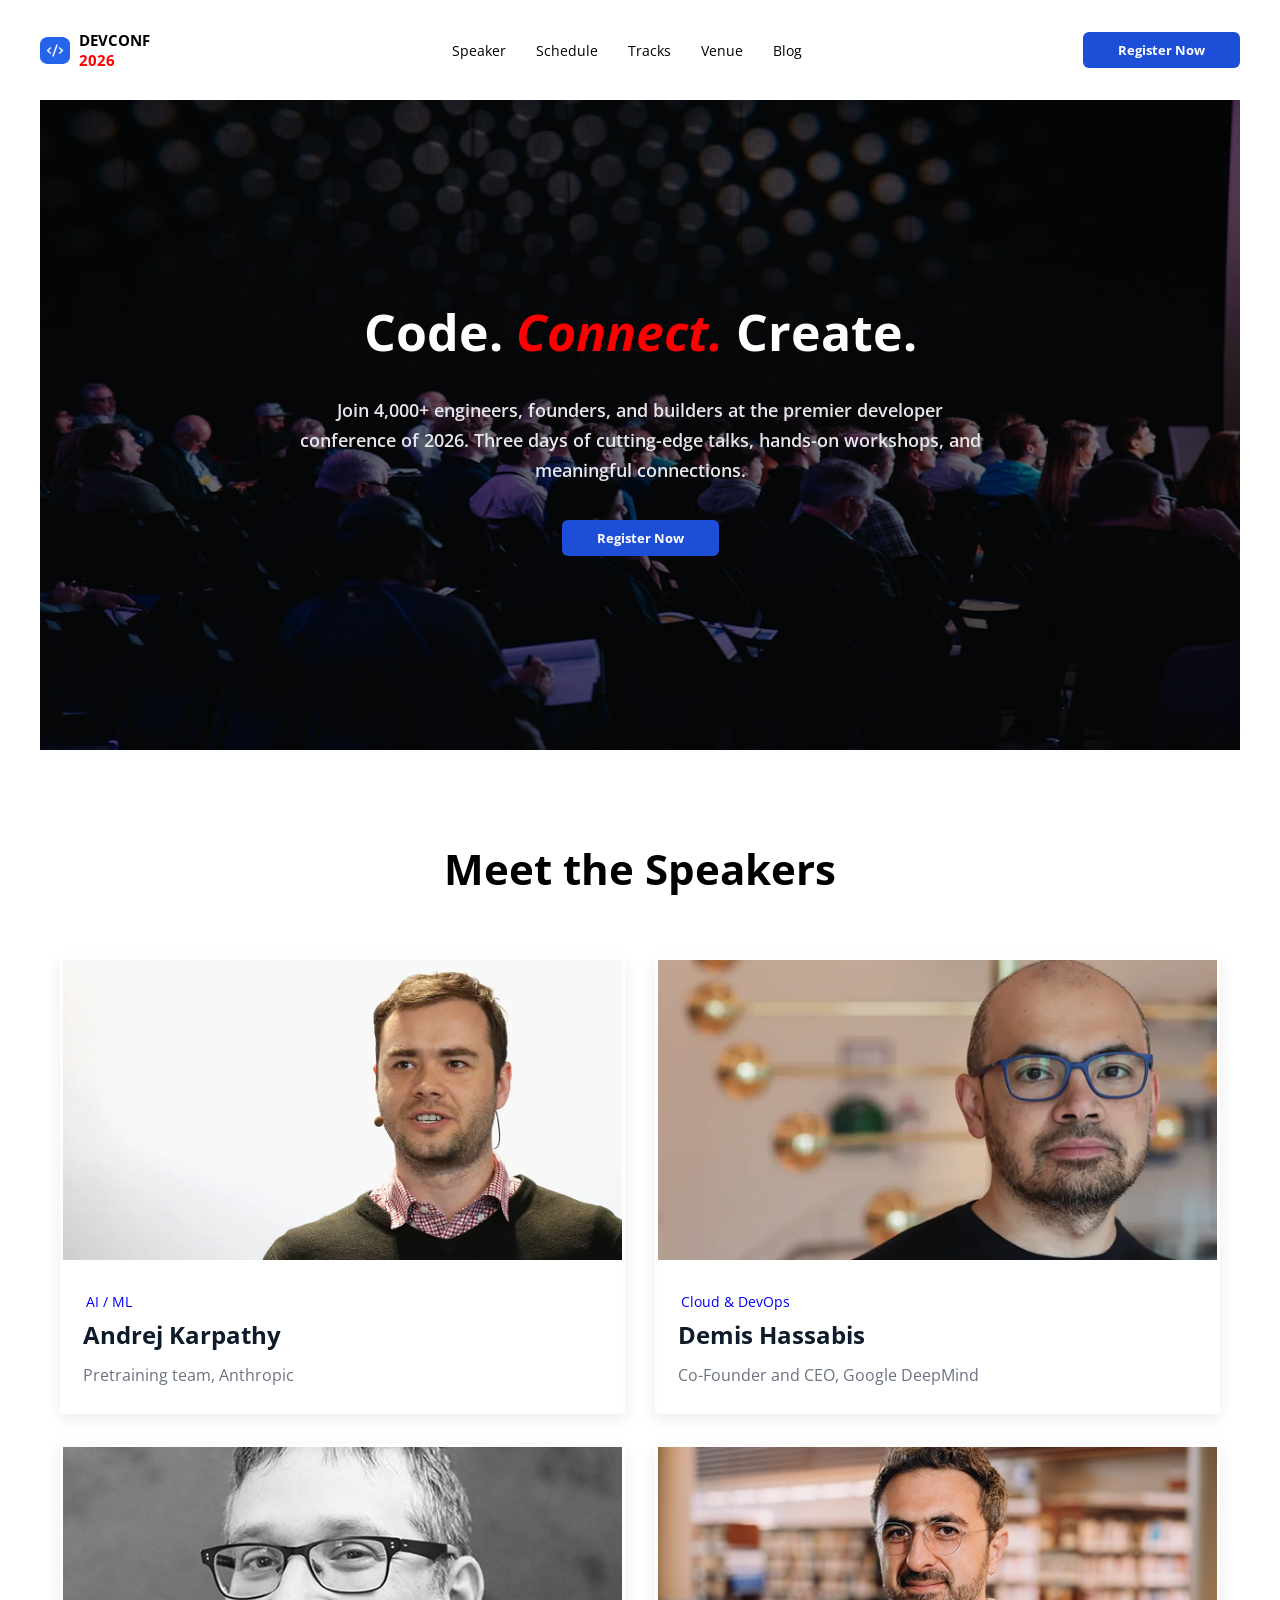
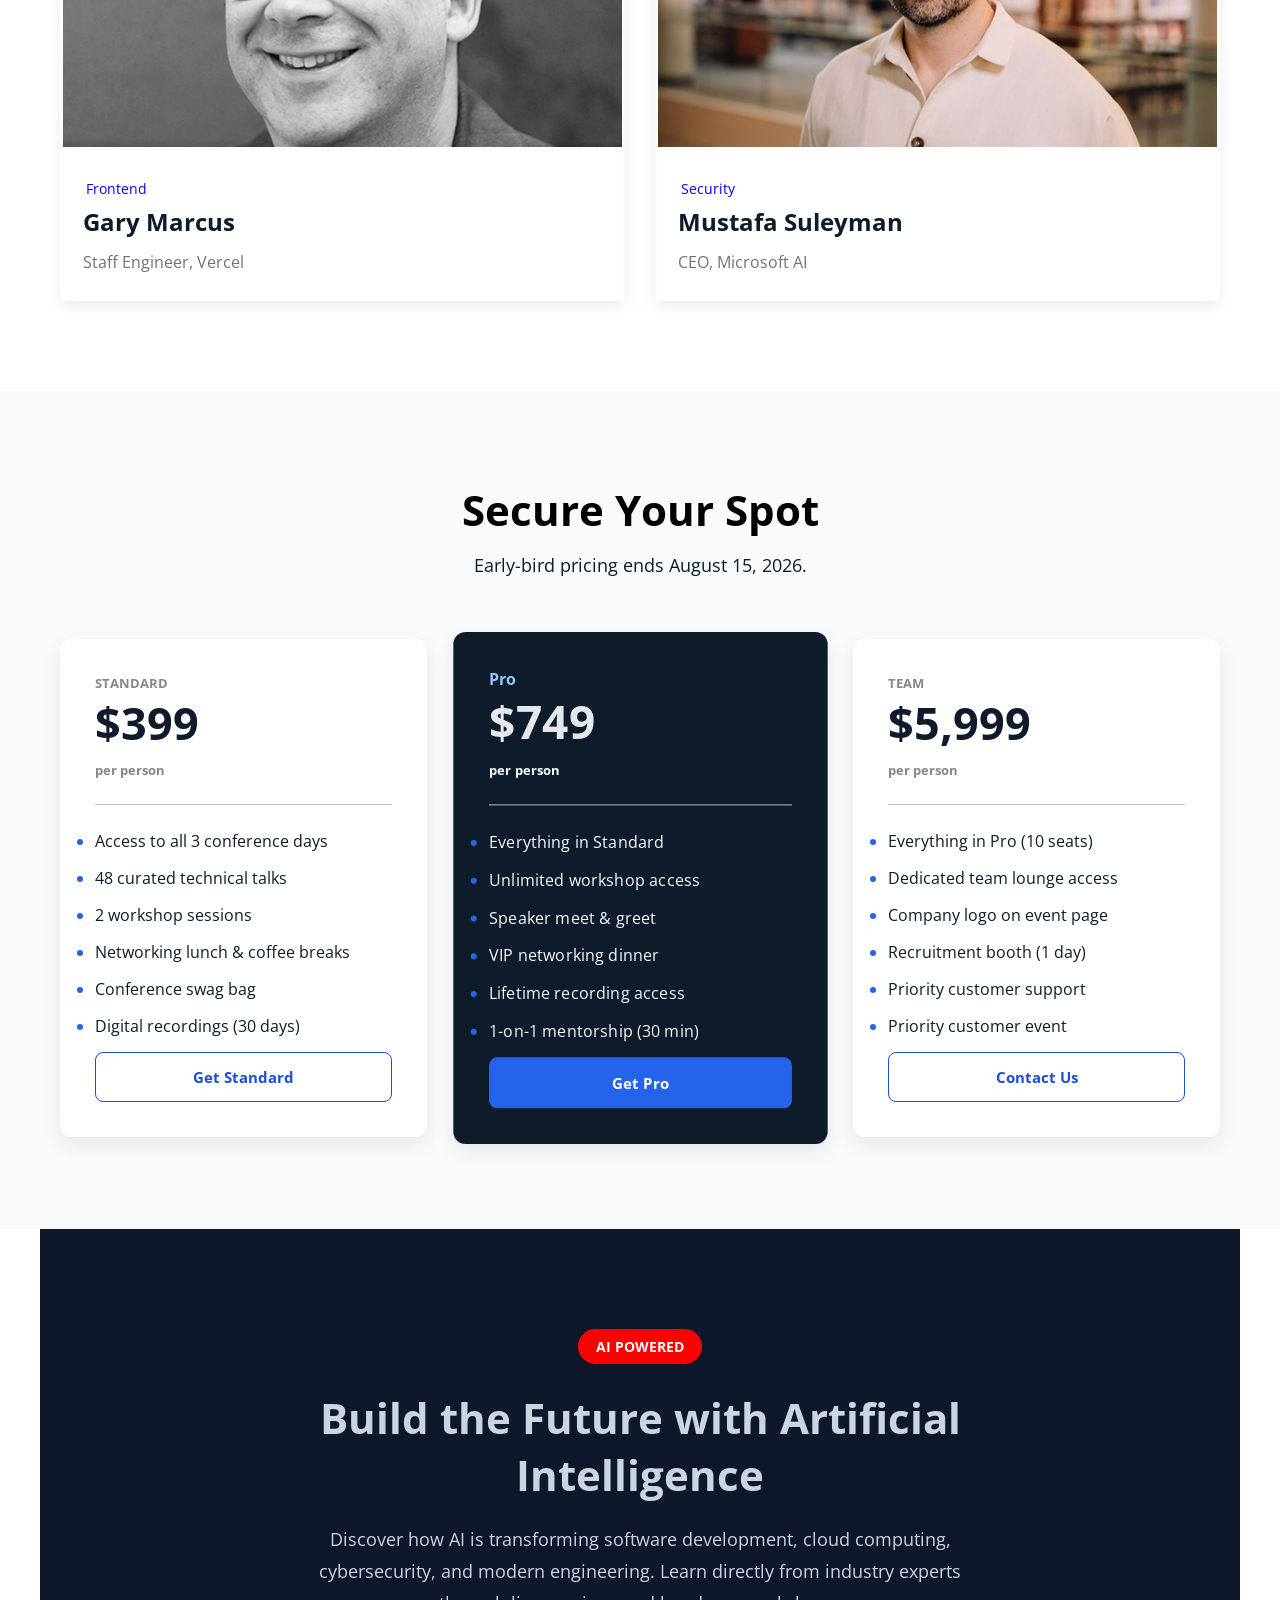
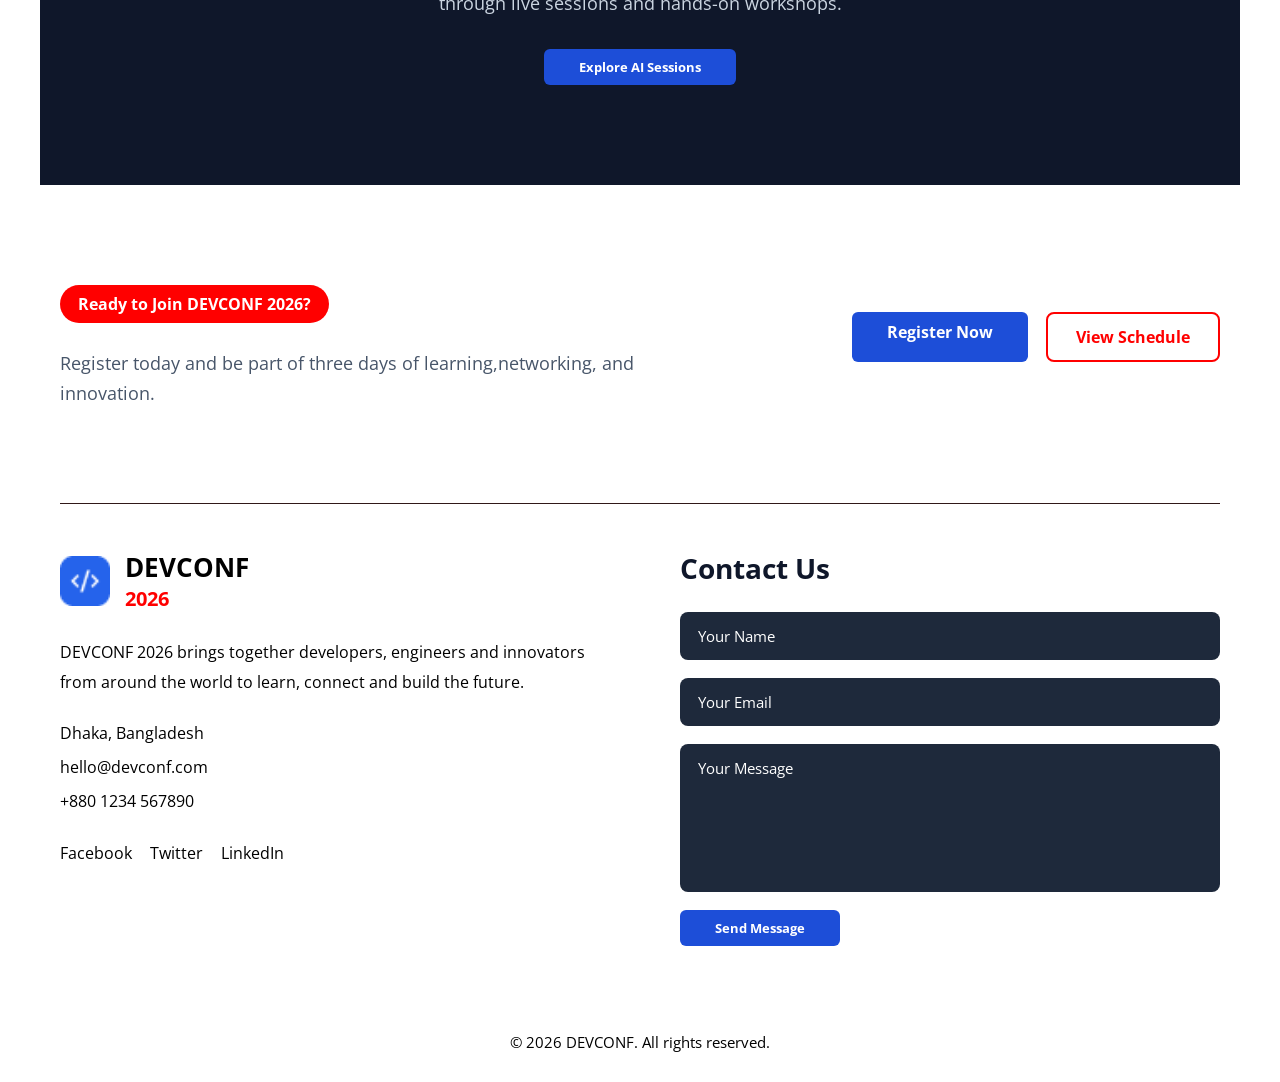
<file: index.html>
<!DOCTYPE html>
<html lang="en">

<head>
    <meta charset="UTF-8">
    <meta name="viewport" content="width=device-width, initial-scale=1.0">
    <title>DEVCONF 2026</title>
    <link rel="stylesheet" href="style.css">
    <!-- google fonts add  -->
    <link rel="preconnect" href="https://fonts.googleapis.com">
    <link rel="preconnect" href="https://fonts.gstatic.com" crossorigin>
    <link href="https://fonts.googleapis.com/css2?family=Open+Sans:ital,wght@0,300..800;1,300..800&display=swap"rel="stylesheet">

</head>

<body>
    <!--navbar start  -->
    <header>
      <nav class="nav-parent">
         <div class="container">

             <!-- logo section start -->
              <div class="logo">
                    <img src="./icons/logo-mini.png" alt="logo-mini">
                      <!-- logo content -->
                    <div class="logo-c">
                        <h2>DEVCONF</h2>
                        <h4>2026</h4>
                    </div>
                </div>

                <!-- main menu start  -->
                  <div class="main-menu">
                    <ul>
                        <li><a href="#">Speaker</a></li>
                        <li><a href="#">Schedule</a></li>
                        <li><a href="#">Tracks</a></li>
                        <li><a href="#">Venue</a></li>
                        <li><a href="#">Blog</a></li>
                    </ul>
                </div>
                 <!-- nav manu end -->

                   
                <div>
                   <button class="common-btn">
                        Register Now
                   </button>
                </div>
            </div>
        </nav>
        <!-- Navbar End -->
    </header>
    

    <!-- Hero Section Start -->

    <section class="hero-parent-root">

        <div class="container">

            <div class="hero-content">

                <h1>
                    Code.
                    <em>Connect.</em>
                    Create.
                </h1>

                <p>
                    Join 4,000+ engineers, founders, and builders at the premier developer conference of 2026. Three
                    days of cutting-edge talks, hands-on workshops, and meaningful connections.
                </p>

                <button class="common-btn hero-btn">
                    Register Now
                </button>

            </div>

        </div>

    </section>
    <!-- Hero Section end -->

    <!--Meet the Speakers Section start  -->

    <section class="container-about-speakers">

        <div class="container">

            <h1>Meet the Speakers</h1>

            <div class="speakers-box-parent">



                <!-- Speaker Cards -->

                <div class="speaker-card">

                    <img src="./images/speaker1.png" alt="Speaker 1">

                    <span>AI / ML</span>

                    <h3>Andrej Karpathy</h3>

                    <p>Pretraining team, Anthropic</p>

                </div>

                <div class="speaker-card">

                    <img src="./images/speaker2.png" alt="Speaker 2">

                    <span>Cloud & DevOps</span>

                    <h3>Demis Hassabis</h3>

                    <p>Co-Founder and CEO, Google DeepMind</p>

                </div>

                <!-- Speaker Card 3 -->

                <div class="speaker-card">

                    <img src="./images/speaker3.png" alt="Speaker 3">

                    <span>Frontend</span>

                    <h3>Gary Marcus</h3>

                    <p>Staff Engineer, Vercel</p>

                </div>


                <!-- Speaker Card 4 -->

                <div class="speaker-card">

                    <img src="./images/speaker4.png" alt="Speaker 4">

                    <span>Security</span>

                    <h3>Mustafa Suleyman</h3>

                    <p>CEO, Microsoft AI</p>



                </div>

            </div>
        </div>
    </section>

    <!-- Speakers Section end  -->

    <!-- pricing section start -->

    <section class="container-pricing-section">

        <div class="container">

            <div class="pricing-box-content">

                <h1>Secure Your Spot</h1>
                <p>Early-bird pricing ends August 15, 2026.</p>

            </div>

            <!-- Card 1 -->

            <div class="pricing-box-container">

                <div class="pricing-card">

                    <h5>STANDARD</h5>
                    <h2>$399</h2>
                    <h6>per person</h6>

                    <hr>
                    <ul>
                        <li>Access to all 3 conference days</li>
                        <li>48 curated technical talks</li>
                        <li>2 workshop sessions</li>
                        <li>Networking lunch & coffee breaks</li>
                        <li>Conference swag bag</li>
                        <li>Digital recordings (30 days)</li>
                    </ul>

                    <button>Get Standard</button>

                </div>

                <!-- card 2 -->
                <div class="pricing-card pricing-card-pro ">

                    <h5>Pro</h5>
                    <h2>$749</h2>
                    <h6>per person</h6>

                    <hr>
                    <ul>
                        <li>Everything in Standard</li>
                        <li>Unlimited workshop access</li>
                        <li> Speaker meet & greet</li>
                        <li>VIP networking dinner</li>
                        <li>Lifetime recording access</li>
                        <li>1-on-1 mentorship (30 min)</li>
                    </ul>

                    <button>Get Pro</button>

                </div>


                <!--  card 3 -->

                <div class="pricing-card">

                    <h5>TEAM</h5>
                    <h2>$5,999</h2>
                    <h6>per person</h6>

                    <hr>
                    <ul>
                        <li>Everything in Pro (10 seats)</li>
                        <li>Dedicated team lounge access</li>
                        <li>Company logo on event page</li>
                        <li>Recruitment booth (1 day)</li>
                        <li>Priority customer support</li>
                        <li>Priority customer event</li>

                    </ul>

                    <button>Contact Us</button>

                </div>

            </div>


        </div>
    </section>
    <!-- pricing section end  -->
    <!-- ai section start  -->
    <section class="container-ai-section">
    
        <div class="container">
    
            <div class="ai-content">
    
                <span> AI POWERED</span>
    
                <h2>Build the Future with Artificial Intelligence</h2>
    
                <p>
                    Discover how AI is transforming software development,
                    cloud computing, cybersecurity, and modern engineering.
                    Learn directly from industry experts through live sessions
                    and hands-on workshops.
                </p>
    
                <button class="common-btn">
                    Explore AI Sessions
                </button>
    
            </div>
    
        </div>
    
    </section>
    <!-- ai section end -->

    <!-- Footer section Start -->

    <footer class="footer">

        <div class="container">

            <!-- Top part-->

            <div class="footer-top">

                <div class="footer-top-content">

                    <span>Ready to Join DEVCONF 2026?</span>

                    <p>
                        Register today and be part of three days of learning,networking, and innovation.
                    </p>

                </div>

                <div class="footer-top-button">

                    <a href="#" class="common-btn">
                        Register Now
                    </a>

                    <a href="#" class="outline-btn">
                        View Schedule
                    </a>

                </div>

            </div>

            <hr>

            <!-- Contact Footer -->

            <div class="footer-contact">

                <!-- Left -->

                <div class="footer-left">

                    <div class="footer-logo">

                        <img src="./icons/logo-mini.png" alt="logo">

                        <div>

                            <h3>DEVCONF</h3>

                            <span>2026</span>

                        </div>

                    </div>

                    <p>

                        DEVCONF 2026 brings together developers,
                        engineers and innovators from around the world to learn, connect and build the future.

                    </p>

                    <ul class="footer-info">

                        <li> Dhaka, Bangladesh</li>

                        <li>hello@devconf.com</li>

                        <li> +880 1234 567890</li>

                    </ul>

                    <div class="social-icon">

                        <a href="#">Facebook</a>

                        <a href="#">Twitter</a>

                        <a href="#">LinkedIn</a>

                    </div>

                </div>

                <!-- Right -->

                <div class="footer-right">

                    <h3>Contact Us</h3>

                    <form>

                        <input type="text" placeholder="Your Name">

                        <input type="email" placeholder="Your Email">

                        <textarea rows="6" placeholder="Your Message"></textarea>

                        <button class="common-btn">

                            Send Message

                        </button>

                    </form>

                </div>

            </div>

            <div class="copyright">

                © 2026 DEVCONF. All rights reserved.

            </div>

        </div>

    </footer>

</body>

</html>
</file>
<file: style.css>
/* reset css */
    /* for the page  */
    * {
        margin: 0;
        padding: 0;
        box-sizing: border-box;
        font-family: "Open Sans", sans-serif;
    }

    img {
        max-width: 100%;
    }

    /* common style  */
    .common-btn {
        background-color: #1D4ED8;
        color: #FFFFFF;
        padding: 9px 35px;
        font-weight: bold;
        border-radius: 6px;
        border: none;
        cursor: pointer;
        transition: 0.5s;

    }


    .common-btn:hover {
        background-color: red;
        transform: translateY(-2px)scale(1.05);
    }

    .container {
        max-width: 1200px;
        width: 100%;
        margin: 0 auto;
        padding: 0 20px;
    }

    /* Navbar start  */
    .nav-parent {
        padding: 15px 0;

    }


    .nav-parent .container {

        display: flex;
        justify-content: space-between;
        align-items: center;
        padding: 15px 0px;
        /* margin: 0 auto; */
    }

    /* logo */
    .logo {
        display: flex;
        align-items: center;
        font-size: 10px;
        gap: 9px;
        margin-right: 20px;
    }

    .logo img {
        width: 30px;
        height: 27px;
    }

    .logo-c h2,
    .logo-c h4 {
        margin: 0;
    }

    .logo-c h4 {

        color: red;
        margin: 0;
        font-size: 15px;
    }

    /* main menu */
    .main-menu {
        flex: 1;
        display: flex;
        justify-content: center;
    }

    nav ul {

        display: flex;
        list-style: none;
        gap: 30px;
        /* align-items: center; */
        font-size: 14px;
        font-weight: 400;
    }

    ul li a {
        text-decoration: none;
        color: black;
        transition: 0.3s;
    }

    ul li a:hover {
        color: red;

    }

    /* nav end */


    /* hero section start  */
    .hero-parent-root {

        display: flex;
        height: 600px;
        background-image: linear-gradient(rgba(0, 0, 0, 0.55), rgba(0, 0, 0, 0.55)), url('./images/banner.jpg');
        /* background-size: cover; */
        background-size: 1200px 650px;
        background-repeat: no-repeat;
        background-position: center center;
        position: relative;
        align-items: center;
        justify-content: center;
        min-height: 650px;

    }

    .hero-parent-root .container {
        width: 100%;
        display: flex;
        justify-content: center;
        align-items: center;

        margin: 0 auto;
        padding: 0 20px;

    }

    .hero-content {

        font-size: 20px;
        font-weight: 700;
        margin: 0 auto;
        color: white;
        text-align: center;
        max-width: 700px;

    }

    .hero-content h1 {
        font-size: 50px;
        font-weight: 700;
        line-height: 75px;
        margin-bottom: 25px;
    }

    .hero-content em {
        color: white;
        font-style: italic;
        color: red;
    }

    .hero-content p {

        font-size: 18px;
        font-weight: 600;
        line-height: 30px;
        color: #E5E7EB;
        margin: 25px auto 35px;
        text-align: center;
        max-width: 700px;
    }

    /* hero section end  */
    /* Meet the Speakers Section start */

    .container-about-speakers {
        padding: 90px 0;
        background-color: white;

    }

    /* section head */

    .container-about-speakers h1 {
        text-align: center;
        font-size: 42px;
        font-weight: 700;
        color: black;
        margin-bottom: 60px;
    }

    /* card-container   */
    .speakers-box-parent {
        display: grid;
        grid-template-columns: repeat(2, 1fr);
        gap: 30px;
    }

    /* card box */
    .speaker-card {
        background-color: white;
        text-align: left;
        padding-bottom: 25px;
        box-shadow: 0 5px 15px rgba(0, 0, 0, .08);
        border: 3px solid rgb(255, 253, 253);
        transition: 0.5s;
    }

    /* speaker hover */
    .speaker-card:hover {

        transform: translateY(-2px)scale(1.03);
        box-shadow: 0 15px 35px rgba(0, 0, 0, 0.15);
    }

    /* speaker img  */
    .speaker-card img {
        width: 100%;
        height: 300px;
        object-fit: cover;
    }

    /* span blue content  */
    .speaker-card span {
        display: inline-block;
        margin-top: 20px;
        margin-left: 20px;
        padding: 7px 3px;
        color: blue;
        border-radius: 20px;
        font-size: 14px;
        text-align: left;

    }

    /* speaker content  */

    .speaker-card h3 {
        margin-bottom: 13px;
        font-size: 24px;
        color: #0D1B2A;
        margin-left: 20px
    }

    .speaker-card p {
        margin-top: 10px;
        margin-left: 20px;
        font-size: 16px;
        color: #6B7280;
    }

    /* Meet the Speakers Section start */
    /* Pricing Section Start */

    .container-pricing-section {

        padding: 90px 0;
        background-color: #F8FAFC;
        color: #0D1B2A;
    }

    /* box content  */

    .pricing-box-content {
        text-align: center;
        margin-bottom: 60px;
    }

    .pricing-box-content h1 {
        font-size: 42px;
        color: black;
        font-weight: 700;
        margin-bottom: 15px;
    }

    .pricing-box-content p {
        font-size: 18px;
        color: #0D1B2A;
    }


    .pricing-box-container {
        display: flex;
        gap: 30px;
        justify-content: center;
        align-items: center;
    }

    /* card style  */
    .pricing-card {
        flex: 1;
        background-color: #FFFFFF;
        padding: 35px;
        border-radius: 12px;
        box-shadow: 0 8px 20px rgba(0, 0, 0, .08);
        transition: .4s;
        cursor: pointer;
    }

    /*  card hover style */
    .pricing-card:hover {
        transform: translateY(-6px);
        box-shadow: 0 8px 20px rgba(0, 0, 0, .08);
    }

    .pricing-card h2 {
        font-size: 45px;
        margin-bottom: 8px;
    }

    /* pro-card-style  */
    .pricing-card-pro {

        color: #E5E7EB;
        background-color: #0D1B2A;
        transform: scale(1.02);

    }

    /* box content */

    .pricing-card h5 {
        color: #888888;

    }

    .pricing-card h6 {
        color: #888888;
        font-size: 13px;

    }

    .pricing-card-pro P {
        color: #E5E7EB;
    }

    .pricing-card-pro h2 {
        font-size: 45px;
        margin-bottom: 8px;
    }

    .pricing-card-pro h5 {
        color: #E5E7EB;
        font-size: 16px;
        color: #93C5FD;
    }

    .pricing-card-pro h6 {
        color: #F8FAFC;
    }

    .pricing-card-pro li {
        color: #F8FAFC;
    }

    /* .pricing-card-pro ul style  */
    /* .pricing-card-pro ul {

    } */

    /* hr style  */
    .pricing-card hr {
        margin: 25px 0;
        border: none;
        border-top: 1px solid #c4baba;
    }

    /* pricing card unorder list  */

    .pricing-card ul li {

        margin-bottom: 15px;

    }

    .pricing-card ul li::marker {
        color: #2563EB;
    }

    /* pricing card button style */
    .pricing-card button {
        width: 100%;
        margin-top: auto;
        padding: 14px;
        border: none;
        border-radius: 8px;
        background: #FFFFFF;
        color: #1D4ED8;
        font-size: 15px;
        font-weight: bold;
        cursor: pointer;
        transition: .4s;
        border: 1px solid #1D4ED8;
    }

    .pricing-card button:hover {
        background: #2563EB;
        color: #FFFFFF;
        transform: translateY(-2px) scale(1.03);
        box-shadow: 0 10px 20px rgba(37, 99, 235, .25);
    }

    .pricing-card-pro button {
        background: #2563EB;
        color: #FFFFFF;
        border: 1px solid #2563EB;
        transition: .4s;
    }

    .pricing-card-pro button:hover {
        background: #1D4ED8;
        transform: translateY(-2px) scale(1.03);
        box-shadow: 0 10px 20px rgba(37, 99, 235, .35);
    }

    /* pricing section end */
    /* ai section start */

    /* .container-ai-section {
        background: #0F172A;
        padding: 100px 0;
    } */

    .container-ai-section {
        max-width: 1200px;
        margin: 0 auto;
        background: #0F172A;
        padding: 100px 0;

    }

    .ai-content {
        max-width: 700px;
        margin: 0 auto;
        text-align: center;
    }

    .ai-content span {
        display: inline-block;
        padding: 8px 18px;
        border-radius: 30px;
        background-color: red;
        color: white;
        font-size: 14px;
        font-weight: 700;
        margin-bottom: 25px;


    }

    .ai-content h2 {
        font-size: 42px;
        color: #CBD5E1;
        /* line-height: 32px; */
        margin-bottom: 20px;
        font-weight: 700;

    }

    .ai-content p {

        font-size: 18px;
        color: #CBD5E1;
        line-height: 32px;
        /* margin-bottom: 40px;
        margin: 0 auto; */
    }

    .ai-content .common-btn {
        margin-top: 30px;
    }

    /* ai button */
    .ai-content .common-btn:hover {
        background-color: #2563EB;

    }

    /*  ai section end */
    /* Footer section Start */

    .footer {
        background-color: white;
        color: #0F172A;
        padding: 80px 0 30px;
    }

    /* top content  */
    .footer-top {
        display: flex;
        justify-content: space-between;
        align-items: center;
        gap: 60px;
        padding-bottom: 50px;
    }

    .footer-top-content {
        margin-top: 20px;
    }

    .footer-top-content span {
        display: inline-block;
        padding: 8px 18px;
        border-radius: 30px;
        background-color: red;
        color: white;
        font-size: 15x;
        font-weight: 700;
        margin-bottom: 25px;

    }

    .footer-top-content p {
        font-size: 18px;
        line-height: 30px;
        font-weight: 400;
        color: #475569;
        max-width: 600px;
    }

    .footer-top-button {
        display: flex;
        gap: 18px;
    }

    .footer-top-button a {
        text-decoration: none;
    }

    /* Outline Button */

    .outline-btn {
        display: inline-block;
        text-decoration: none;
        padding: 12px 28px;
        border: 2px solid red;
        border-radius: 8px;
        color: red;
        font-weight: 700;
        transition: .5s;
    }

    .outline-btn:hover {
        background: red;
        color: white;
    }

    /*  footer hr  */

    .footer hr {
        border: none;
        border-top: 1px solid #1e0404ea;
        margin: 45px 0;
    }

    /*  Contact section */

    .footer-contact {
        display: flex;
        justify-content: space-between;
        gap: 80px;
    }

    .footer-left {

        flex: 1;

    }

    .footer-right {
        flex: 1;
    }

    /* footer Logo*/

    .footer-logo {
        display: flex;
        align-items: center;
        gap: 15px;
        margin-bottom: 25px;
    }

    .footer-logo img {
        width: 50px;
    }

    .footer-logo h3 {
        font-size: 26px;
        color: black;
    }

    .footer-logo span {
        color: red;
        font-size: 20px;
        font-weight: bold;
    }

    /* Left Content*/

    .footer-left p {
        color: black;
        line-height: 30px;
        margin-bottom: 25px;
    }

    .footer-info {
        list-style: none;
        margin-bottom: 30px;
    }

    .footer-info li {
        margin-bottom: 12px;
        color: black;
    }

    /* Social media section */

    .social-icon {
        display: flex;
        gap: 18px;
    }

    .social-icon a {
        text-decoration: none;
        color: black;
        transition: .3s;
    }

    .social-icon a:hover {
        color: #3B82F6;
    }

    /* Right  content */

    .footer-right h3 {
        color: #0F172A;
        margin-bottom: 25px;
        font-size: 28px;
    }

    .footer-right form {
        display: flex;
        flex-direction: column;
        gap: 18px;
    }

    /* input and footer placeholder box  */

    .footer-right input {

        width: 100%;
        padding: 14px 18px;
        border: none;
        border-radius: 8px;
        background: #1E293B;
        color: white;
        font-size: 15px;
        outline: none;

    }

    .footer-right textarea {

        width: 100%;
        padding: 14px 18px;
        border: none;
        border-radius: 8px;
        background: #1E293B;
        color: white;
        font-size: 15px;
        outline: none;

    }

    .footer-right input::placeholder {
        color: white;
    }

    .footer-right textarea::placeholder {
        color: white;
    }

    .footer-right textarea {
        resize: none;
    }

    /*  footer Button */
    .footer-right button {
        align-self: flex-start;
    }

    .copyright {

        text-align: center;
        margin-top: 60px;
        padding-top: 25px;
        border-top: 1px solid rgba(255, 255, 255, .12);
        color: black;
        font-size: 15px;

    }
</file>
